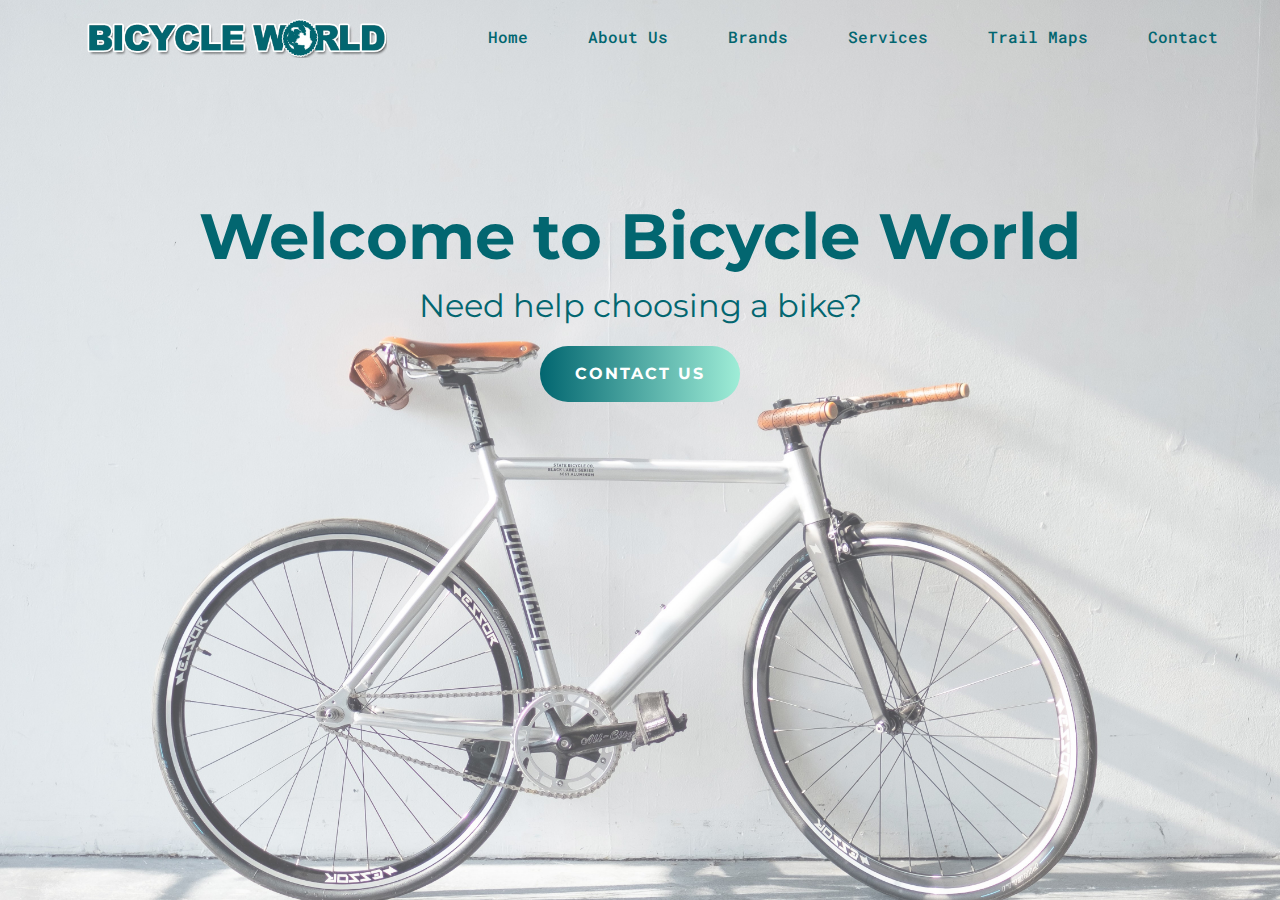
<file: index.html>
<!DOCTYPE html>
<html lang="en">
  <head>
    <meta charset="UTF-8">
    <meta name="viewport" content="width=device-width, initial-scale=1.0">
    <link rel="stylesheet" href="index.css">

     <!-- Bootstrap Import -->
     <link href="https://cdn.jsdelivr.net/npm/bootstrap@5.0.0-beta1/dist/css/bootstrap.min.css" rel="stylesheet">
     <script src="https://cdn.jsdelivr.net/npm/bootstrap@5.0.0-beta1/dist/js/bootstrap.bundle.min.js"></script>
 
     <script src="https://cdn.jsdelivr.net/npm/@popperjs/core@2.5.4/dist/umd/popper.min.js"></script>
     <script src="https://cdn.jsdelivr.net/npm/bootstrap@5.0.0-beta1/dist/js/bootstrap.min.js"></script> 

    <title>Home</title>
  </head>
<body>

<!--Nav Bar-->

  <header>

    <nav class="navbar navbar-expand-lg m-0 p-0 justify-content-center">

      <div class="col-lg-4">
        <a class="d-flex navbar-brand align-items-center justify-content-center" href="index.html">
          <img src="logos/logoGreen.png" width="300" height="40" class="d-inline-block align-top" alt="">
        </a>
      </div>
      
      <div class="d-flex">
        <ul class="navbar-nav">
          <li><a href="index.html">Home</a></li>
          <li><a href="about.html">About Us</a></li>
          <li><a href="brand.html">Brands</a></li>
          <li><a href="service.html">Services</a></li>
          <li><a href="trail.html">Trail Maps</a></li>
          <li><a href="contact.html">Contact</a></li>  
        </ul>
      </div>

    </nav>

    <div class="d-flex flex-column align-items-center justify-content-center mainText">
      <h1 class="text1">Welcome to Bicycle World</h1>
      <p class="text2">Need help choosing a bike?</p>
      <a href="contact.html"><button href="contact.html" class="contactBtn">Contact Us</button></a>
    </div>  

  </header>  

</body>
</html>
</file>
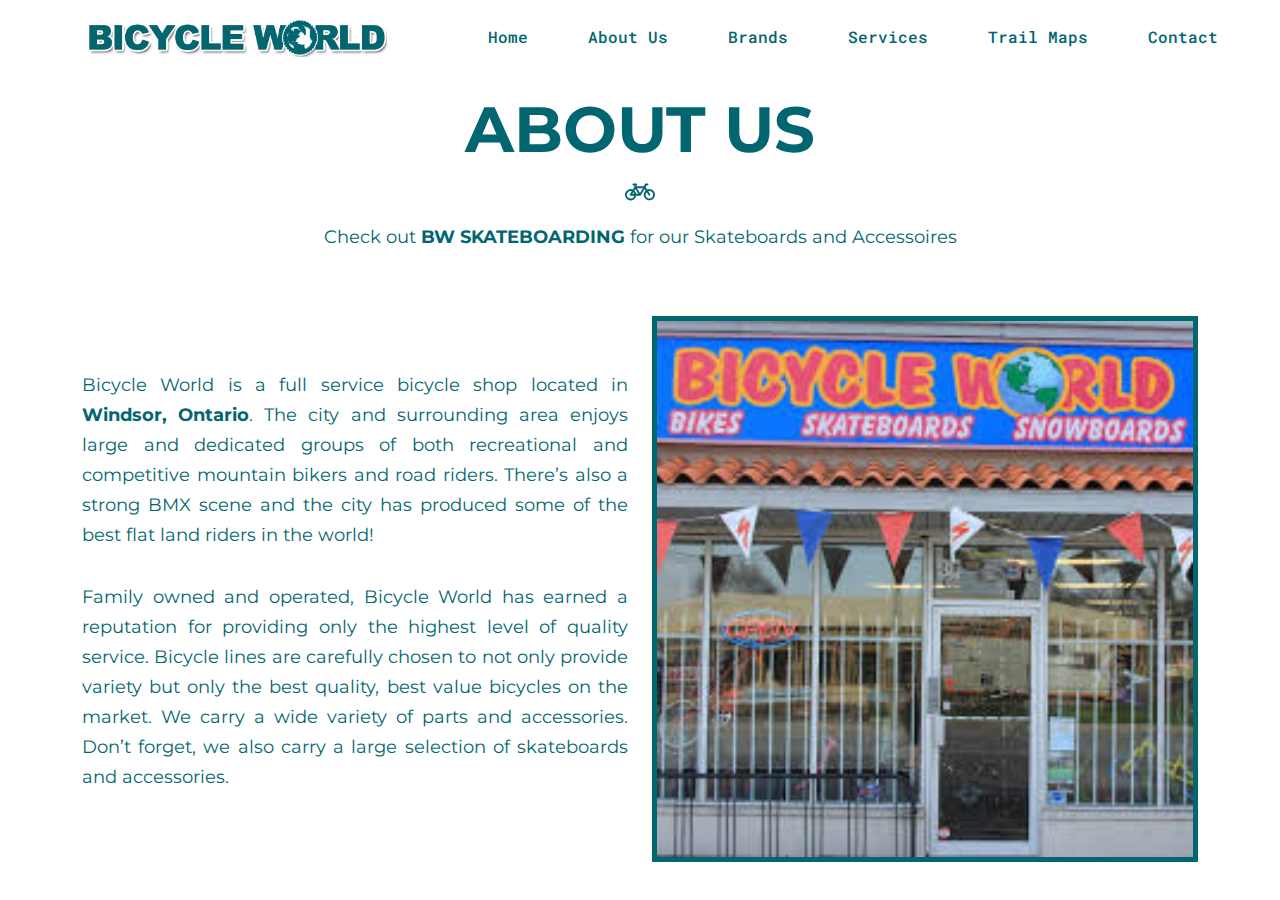
<file: about.html>
<!DOCTYPE html>
<html lang="en">
    <head>
        <meta charset="UTF-8">
        <meta name="viewport" content="width=device-width, initial-scale=1.0">
        <link rel="stylesheet" href="index.css">

        <!-- Bootstrap Import -->
        <link href="https://cdn.jsdelivr.net/npm/bootstrap@5.0.0-beta1/dist/css/bootstrap.min.css" rel="stylesheet">
        <script src="https://cdn.jsdelivr.net/npm/bootstrap@5.0.0-beta1/dist/js/bootstrap.bundle.min.js"></script>
    
        <script src="https://cdn.jsdelivr.net/npm/@popperjs/core@2.5.4/dist/umd/popper.min.js"></script>
        <script src="https://cdn.jsdelivr.net/npm/bootstrap@5.0.0-beta1/dist/js/bootstrap.min.js"></script>
        <title>Home</title>
    </head>
<body>

  <!--Nav Bar-->

  <nav class="navbar navbar-expand-lg m-0 p-0 justify-content-center">
    
    <div class="col-4">
      <a class="d-flex navbar-brand align-items-center justify-content-center" href="index.html">
        <img src="logos/logoGreen.png" width="300" height="40" class="d-inline-block align-top img-fluid alt="">
      </a>
    </div>

    <div class="d-flex">
      <ul class="navbar-nav">
        <li><a href="index.html">Home</a></li>
        <li><a href="about.html">About Us</a></li>
        <li><a href="brand.html">Brands</a></li>
        <li><a href="service.html">Services</a></li>
        <li><a href="trail.html">Trail Maps</a></li>
        <li><a href="contact.html">Contact</a></li>  
      </ul>
    </div>

  </nav>

  <!--About Us-->

  <div class="d-flex pt-3 justify-content-center">
      <h1 class="text1">ABOUT US</h1>
  </div>

  <div class="d-flex justify-content-center">
    <svg xmlns="http://www.w3.org/2000/svg" width="30" height="30" fill="#026670" class="bi bi-bicycle" viewBox="0 0 16 16">
        <path d="M4 4.5a.5.5 0 0 1 .5-.5H6a.5.5 0 0 1 0 1v.5h4.14l.386-1.158A.5.5 0 0 1 11 4h1a.5.5 0 0 1 0 1h-.64l-.311.935.807 1.29a3 3 0 1 1-.848.53l-.508-.812-2.076 3.322A.5.5 0 0 1 8 10.5H5.959a3 3 0 1 1-1.815-3.274L5 5.856V5h-.5a.5.5 0 0 1-.5-.5zm1.5 2.443l-.508.814c.5.444.85 1.054.967 1.743h1.139L5.5 6.943zM8 9.057L9.598 6.5H6.402L8 9.057zM4.937 9.5a1.997 1.997 0 0 0-.487-.877l-.548.877h1.035zM3.603 8.092A2 2 0 1 0 4.937 10.5H3a.5.5 0 0 1-.424-.765l1.027-1.643zm7.947.53a2 2 0 1 0 .848-.53l1.026 1.643a.5.5 0 1 1-.848.53L11.55 8.623z"/>
    </svg>
  </div>  

  <div class="d-flex pt-3 justify-content-center">
    <p class="smallText">Check out <a href="https://www.bicycleworld.ca/bw-skaterboarding/" target="_blank" rel="noopener noreferrer"><span class="bwSkate">BW SKATEBOARDING</span></a> for our Skateboards and Accessoires</p>
  </div>

  <div class="container mt-5">
    <div class="row">

      <div class="d-flex flex-column col-6 pt-0 justify-content-center">
        <p class="smallText">Bicycle World is a full service bicycle shop located in <span style="font-weight: bold;"> Windsor, Ontario</span>. The city and surrounding area enjoys large and dedicated groups of both recreational and competitive mountain bikers and road riders. There’s also a strong BMX scene and the city has produced some of the best flat land riders in the world!</p>
        <p class="smallText1 pt-3">Family owned and operated, Bicycle World has earned a reputation for providing only the highest level of quality service. Bicycle lines are carefully chosen to not only provide variety but only the best quality, best value bicycles on the market. We carry a wide variety of parts and accessories. Don’t forget, we also carry a large selection of skateboards and accessories.</p>
      </div>  

      <div class="d-flex flex-column col-6 justify-content-center">
        <img src="img/store.jpg" class="img-fluid mx-auto aboutPic" alt="" width="550" height="550">
      </div>  

    </div>
  </div>

</body>
</html>
</file>
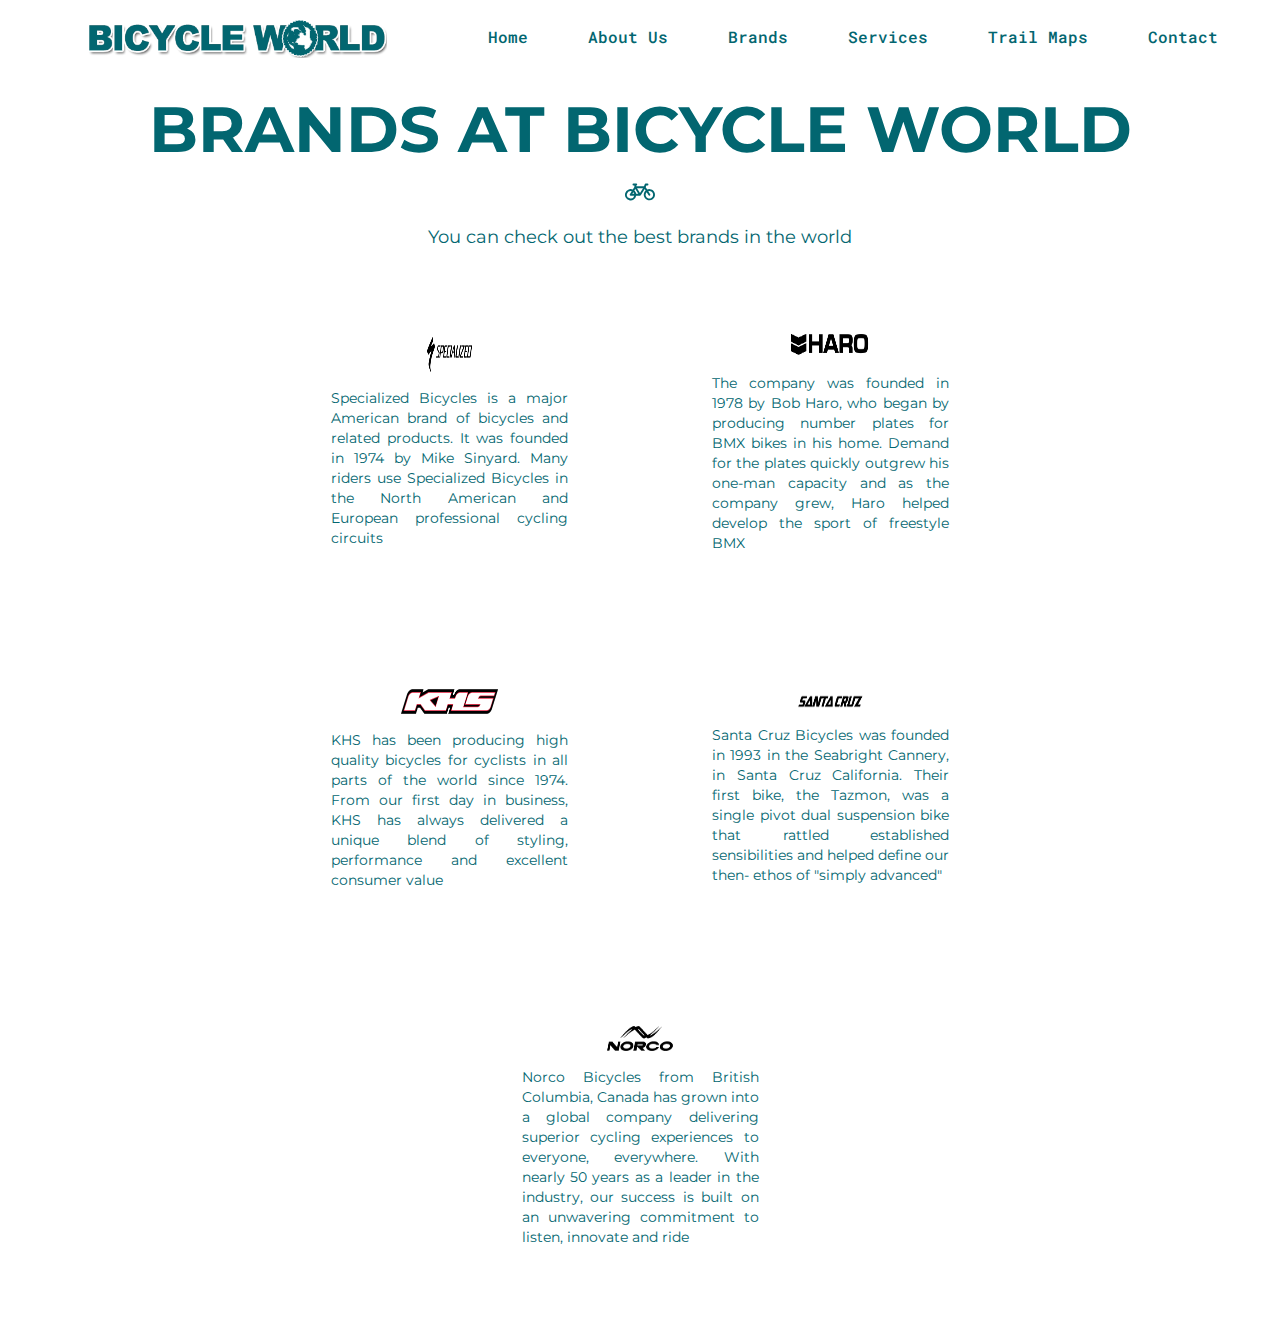
<file: brand.html>
<!DOCTYPE html>
<html lang="en">
    <head>
        <meta charset="UTF-8">
        <meta name="viewport" content="width=device-width, initial-scale=1.0">
        <link rel="stylesheet" href="index.css">

        <!-- Bootstrap Import -->
        <link href="https://cdn.jsdelivr.net/npm/bootstrap@5.0.0-beta1/dist/css/bootstrap.min.css" rel="stylesheet">
        <script src="https://cdn.jsdelivr.net/npm/bootstrap@5.0.0-beta1/dist/js/bootstrap.bundle.min.js"></script>
    
        <script src="https://cdn.jsdelivr.net/npm/@popperjs/core@2.5.4/dist/umd/popper.min.js"></script>
        <script src="https://cdn.jsdelivr.net/npm/bootstrap@5.0.0-beta1/dist/js/bootstrap.min.js"></script>
        <title>Home</title>
    </head>
<body>

  <!--Nav Bar-->

  <nav class="navbar navbar-expand-lg m-0 p-0 justify-content-center">
    
    <div class="col-lg-4">
      <a class="d-flex navbar-brand align-items-center justify-content-center" href="index.html">
        <img src="logos/logoGreen.png" width="300" height="40" class="d-inline-block align-top" alt="">
      </a>
    </div>

    <div class="d-flex">
      <ul class="navbar-nav">
        <li><a href="index.html">Home</a></li>
        <li><a href="about.html">About Us</a></li>
        <li><a href="brand.html">Brands</a></li>
        <li><a href="service.html">Services</a></li>
        <li><a href="trail.html">Trail Maps</a></li>
        <li><a href="contact.html">Contact</a></li>  
      </ul>
    </div>

  </nav>

  <!--Heading & Icon & Small Description-->

  <div class="d-flex pt-3 justify-content-center">
      <h1 class="text1">BRANDS AT BICYCLE WORLD</h1>
  </div>

  <div class="d-flex justify-content-center">
    <svg xmlns="http://www.w3.org/2000/svg" width="30" height="30" fill="#026670" class="bi bi-bicycle" viewBox="0 0 16 16">
        <path d="M4 4.5a.5.5 0 0 1 .5-.5H6a.5.5 0 0 1 0 1v.5h4.14l.386-1.158A.5.5 0 0 1 11 4h1a.5.5 0 0 1 0 1h-.64l-.311.935.807 1.29a3 3 0 1 1-.848.53l-.508-.812-2.076 3.322A.5.5 0 0 1 8 10.5H5.959a3 3 0 1 1-1.815-3.274L5 5.856V5h-.5a.5.5 0 0 1-.5-.5zm1.5 2.443l-.508.814c.5.444.85 1.054.967 1.743h1.139L5.5 6.943zM8 9.057L9.598 6.5H6.402L8 9.057zM4.937 9.5a1.997 1.997 0 0 0-.487-.877l-.548.877h1.035zM3.603 8.092A2 2 0 1 0 4.937 10.5H3a.5.5 0 0 1-.424-.765l1.027-1.643zm7.947.53a2 2 0 1 0 .848-.53l1.026 1.643a.5.5 0 1 1-.848.53L11.55 8.623z"/>
    </svg>
  </div>  

  <div class="d-flex pt-3 justify-content-center">
    <p class="smallText">You can check out the best brands in the world</p>
  </div>

  <!--Brand Info and Logo-->

  <div class="d-flex container justify-content-center">
    <div class="d-flex row justify-content-center">

      <figure class="figure col-3 d-flex flex-column p-3 m-5 align-items-center justify-content-center">
        <a class="d-flex flex-column align-items-center justify-content-center" href="https://www.specialized.com/ca/en" target="_blank"><img src="logos/specialized.png" class="figure-img" height="35px" width="50%" alt=""></a>
        <figcaption class="smallTextforBrands p-2 justify-content-center">
           Specialized Bicycles is a major American brand of bicycles and related products.
           It was founded in 1974 by Mike Sinyard. 
           Many riders use Specialized Bicycles in the North American and European professional cycling circuits</figcaption>
      </figure>

      <figure class="figure col-3 d-flex flex-column p-3 m-5 align-items-center justify-content-center">
        <a class="d-flex flex-column align-items-center justify-content-center" href="https://harobikes.com/" target="_blank"><img src="logos/haro.png" class="figure-img" height="25px" width="50%" alt=""></a>
        <figcaption class="smallTextforBrands p-2 justify-content-center">
          The company was founded in 1978 by Bob Haro, who began by producing number plates for BMX bikes in his home.
          Demand for the plates quickly outgrew his one-man capacity and as the company grew, Haro helped develop the sport of freestyle BMX</figcaption>
      </figure>

      <figure class="figure col-3 d-flex flex-column p-3 m-5 align-items-center justify-content-center">
        <a class="d-flex flex-column align-items-center justify-content-center" href="https://khsbicycles.com/" target="_blank"><img src="logos/khs.png" class="figure-img" height="25px" width="50%" alt=""></a>
        <figcaption class="smallTextforBrands p-2 justify-content-center">
          KHS has been producing high quality bicycles for cyclists in all parts of the world since 1974.
          From our first day in business, KHS has always delivered a unique blend of styling, performance and excellent consumer value</figcaption>
      </figure>

      <figure class="figure col-3 d-flex flex-column p-3 m-5 align-items-center justify-content-center">
        <a class="d-flex flex-column align-items-center justify-content-center" href="https://www.santacruzbicycles.com/en-CA" target="_blank"><img src="logos/santa.png" class="figure-img" height="15x" width="50%" alt=""></a>
        <figcaption class="smallTextforBrands p-2 justify-content-center">Santa Cruz Bicycles was founded in 1993 in the Seabright Cannery, in Santa Cruz California. Their first bike, the Tazmon, was a single pivot dual suspension bike that rattled established sensibilities and helped define our then- ethos of "simply advanced"</figcaption>
      </figure>

      <figure class="figure col-3 d-flex flex-column p-3 m-5 align-items-center justify-content-center">
        <a class="d-flex flex-column align-items-center justify-content-center" href="https://www.norco.com/" target="_blank"><img src="logos/norco.png" class="figure-img" height="25px" width="50%" alt=""></a>
        <figcaption class="smallTextforBrands p-2 justify-content-center">Norco Bicycles from British Columbia, Canada has grown into a global company delivering superior cycling experiences to everyone, everywhere. With nearly 50 years as a leader in the industry, our success is built on an unwavering commitment to listen, innovate and ride</figcaption>
      </figure>

    </div>
  </div>

</body>
</html>
</file>
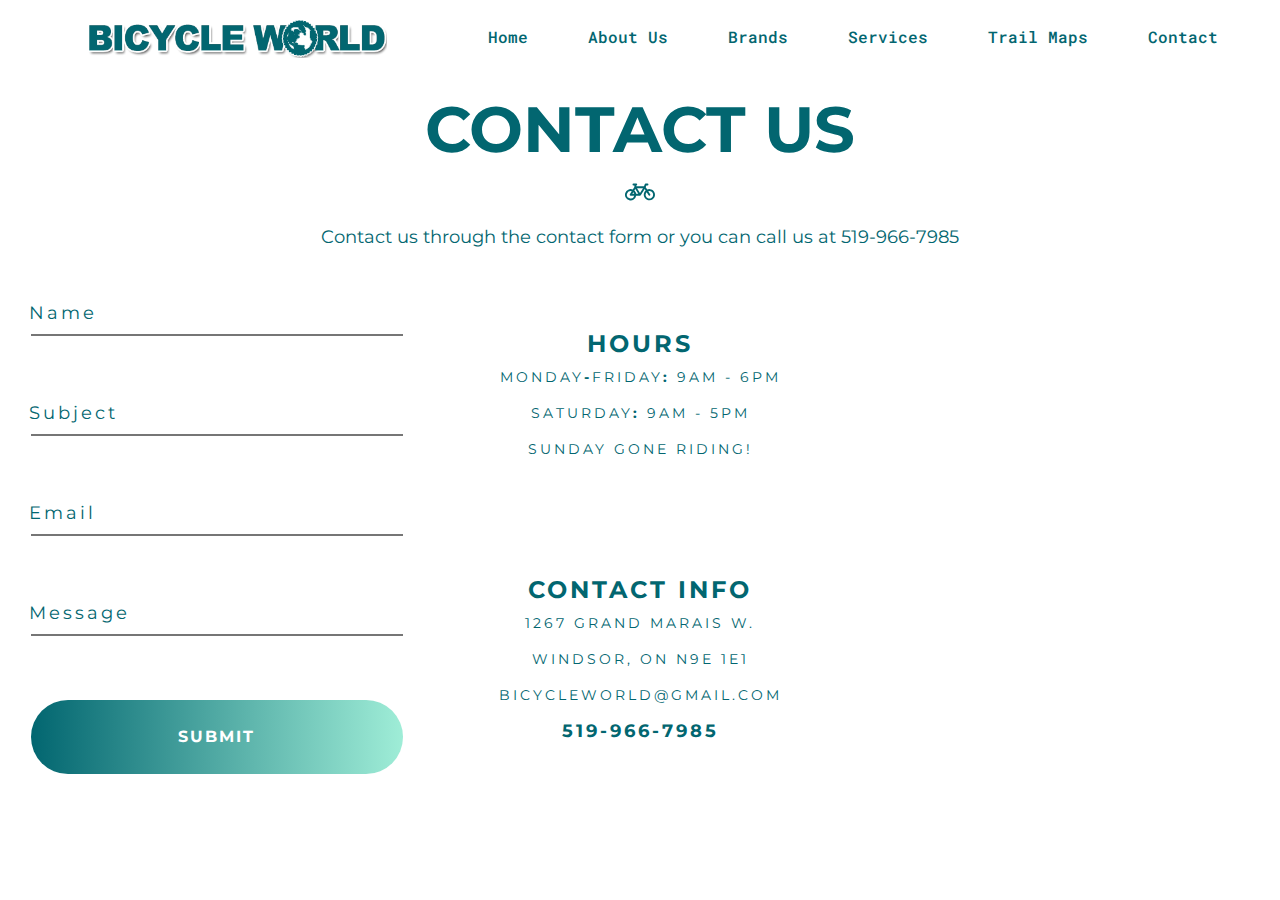
<file: contact.html>
<!DOCTYPE html>
<html lang="en">
    <head>
        <meta charset="UTF-8">
        <meta name="viewport" content="width=device-width, initial-scale=1.0">
        <link rel="stylesheet" href="index.css">

        <!-- Bootstrap Import -->
        <link href="https://cdn.jsdelivr.net/npm/bootstrap@5.0.0-beta1/dist/css/bootstrap.min.css" rel="stylesheet">
        <script src="https://cdn.jsdelivr.net/npm/bootstrap@5.0.0-beta1/dist/js/bootstrap.bundle.min.js"></script>
    
        <script src="https://cdn.jsdelivr.net/npm/@popperjs/core@2.5.4/dist/umd/popper.min.js"></script>
        <script src="https://cdn.jsdelivr.net/npm/bootstrap@5.0.0-beta1/dist/js/bootstrap.min.js"></script>
        <title>Home</title>
    </head>
<body>

  <!--Nav Bar-->

  <nav class="navbar navbar-expand-lg m-0 p-0 justify-content-center">
    
    <div class="col-lg-4">
      <a class="d-flex navbar-brand align-items-center justify-content-center" href="index.html">
        <img src="logos/logoGreen.png" width="300" height="40" class="d-inline-block align-top" alt="">
      </a>
    </div>

    <div class="d-flex">
      <ul class="navbar-nav">
        <li><a href="index.html">Home</a></li>
        <li><a href="about.html">About Us</a></li>
        <li><a href="brand.html">Brands</a></li>
        <li><a href="service.html">Services</a></li>
        <li><a href="trail.html">Trail Maps</a></li>
        <li><a href="contact.html">Contact</a></li>  
      </ul>
    </div>

  </nav>

  <!--Heading & Icon & Small Description-->

  <div class="d-flex pt-3 justify-content-center">
      <h1 class="text1">CONTACT US</h1>
  </div>

  <div class="d-flex justify-content-center">
    <svg xmlns="http://www.w3.org/2000/svg" width="30" height="30" fill="#026670" class="bi bi-bicycle" viewBox="0 0 16 16">
        <path d="M4 4.5a.5.5 0 0 1 .5-.5H6a.5.5 0 0 1 0 1v.5h4.14l.386-1.158A.5.5 0 0 1 11 4h1a.5.5 0 0 1 0 1h-.64l-.311.935.807 1.29a3 3 0 1 1-.848.53l-.508-.812-2.076 3.322A.5.5 0 0 1 8 10.5H5.959a3 3 0 1 1-1.815-3.274L5 5.856V5h-.5a.5.5 0 0 1-.5-.5zm1.5 2.443l-.508.814c.5.444.85 1.054.967 1.743h1.139L5.5 6.943zM8 9.057L9.598 6.5H6.402L8 9.057zM4.937 9.5a1.997 1.997 0 0 0-.487-.877l-.548.877h1.035zM3.603 8.092A2 2 0 1 0 4.937 10.5H3a.5.5 0 0 1-.424-.765l1.027-1.643zm7.947.53a2 2 0 1 0 .848-.53l1.026 1.643a.5.5 0 1 1-.848.53L11.55 8.623z"/>
    </svg>
  </div>  

  <div class="d-flex pt-3 justify-content-center">
    <p class="smallText">Contact us through the contact form or you can call us at 519-966-7985</p>
  </div>

   <!-- Contact From -->

   <div class="contactForm">

    <div class="d-flex container justify-content-center">
      <form class="col-lg-4" action="contact.php" method="POST">

        <div class="contact-form row">
          <div class="form-field">
            <input id="name" class="input-text" type="text" name="name" required>
            <label for="name" class="label">name</label>
          </div>
        </div>

        <div class="contact-form row">
          <div class="form-field">
            <input id="subject" class="input-text" type="text" name="subject" required>
            <label for="subject" class="label">subject</label>
          </div>
        </div>

        <div class="contact-form row">
          <div class="form-field">
            <input id="email" class="input-text" type="email" name="email" required>
            <label for="email" class="label">email</label>
          </div>
        </div>

        <div class="contact-form row">       
          <div class="form-field">
            <input id="message" class="input-text" type="text" name="message" required>
            <label for="message" class="label">message</label>
          </div>
        </div>

        <div class="contact-form row">
          <div class="d-flex form-field justify-content-center">
            <input class="submit" type="submit" value="submit" name="submit">
          </div>
        </div>

      </form>

      <div class="d-flex flex-column p-5 me-5 ms-5 ml-5 justify-content-center">
        
        <div class="hours d-flex flex-column align-items-center justify-content-center">
          <h1 class="heading d-flex flex-column align-items-center">HOURS</h1>
          <p class="smallTextforBrands">Monday<b>-</b>Friday<b>:</b> 9am - 6pm</p>
          <p class="smallTextforBrands">Saturday<b>:</b> 9am - 5pm</p>
          <p class="smallTextforBrands">Sunday Gone Riding!</p>
        </div>

        <div class="contactInfo d-flex flex-column align-items-center">
          <h1 class="heading d-flex flex-column align-items-center justify-content-center">CONTACT INFO</h1>
          <p class="smallTextforBrands">1267 Grand Marais W.</p>
          <p class="smallTextforBrands">Windsor, ON N9E 1E1</p>
          <p class="smallTextforBrands">bicycleworld@gmail.com</p>
          <p class="smallTextforBrandsPhone">519-966-7985</p>
        </div>

      </div>

      <div class="storeMap col-lg-4 d-flex flex-column align-items-center justify-content-center">
        <iframe src="https://www.google.com/maps/embed?pb=!1m18!1m12!1m3!1d11809.858767795806!2d-83.03395113022461!3d42.26860290000002!2m3!1f0!2f0!3f0!3m2!1i1024!2i768!4f13.1!3m3!1m2!1s0x883b2c25631f9b19%3A0x22427a0ea944da!2sBicycle%20World!5e0!3m2!1sen!2sca!4v1609486698579!5m2!1sen!2sca" width="400" height="550" frameborder="0" style="border:0;" allowfullscreen="" aria-hidden="false" tabindex="0"></src=>" width="250" height="200" frameborder="0" style="border:0;" allowfullscreen="" aria-hidden="false" tabindex="0"></iframe>
      </div>  


    </div>
  </div>

</body>
</html>
</file>
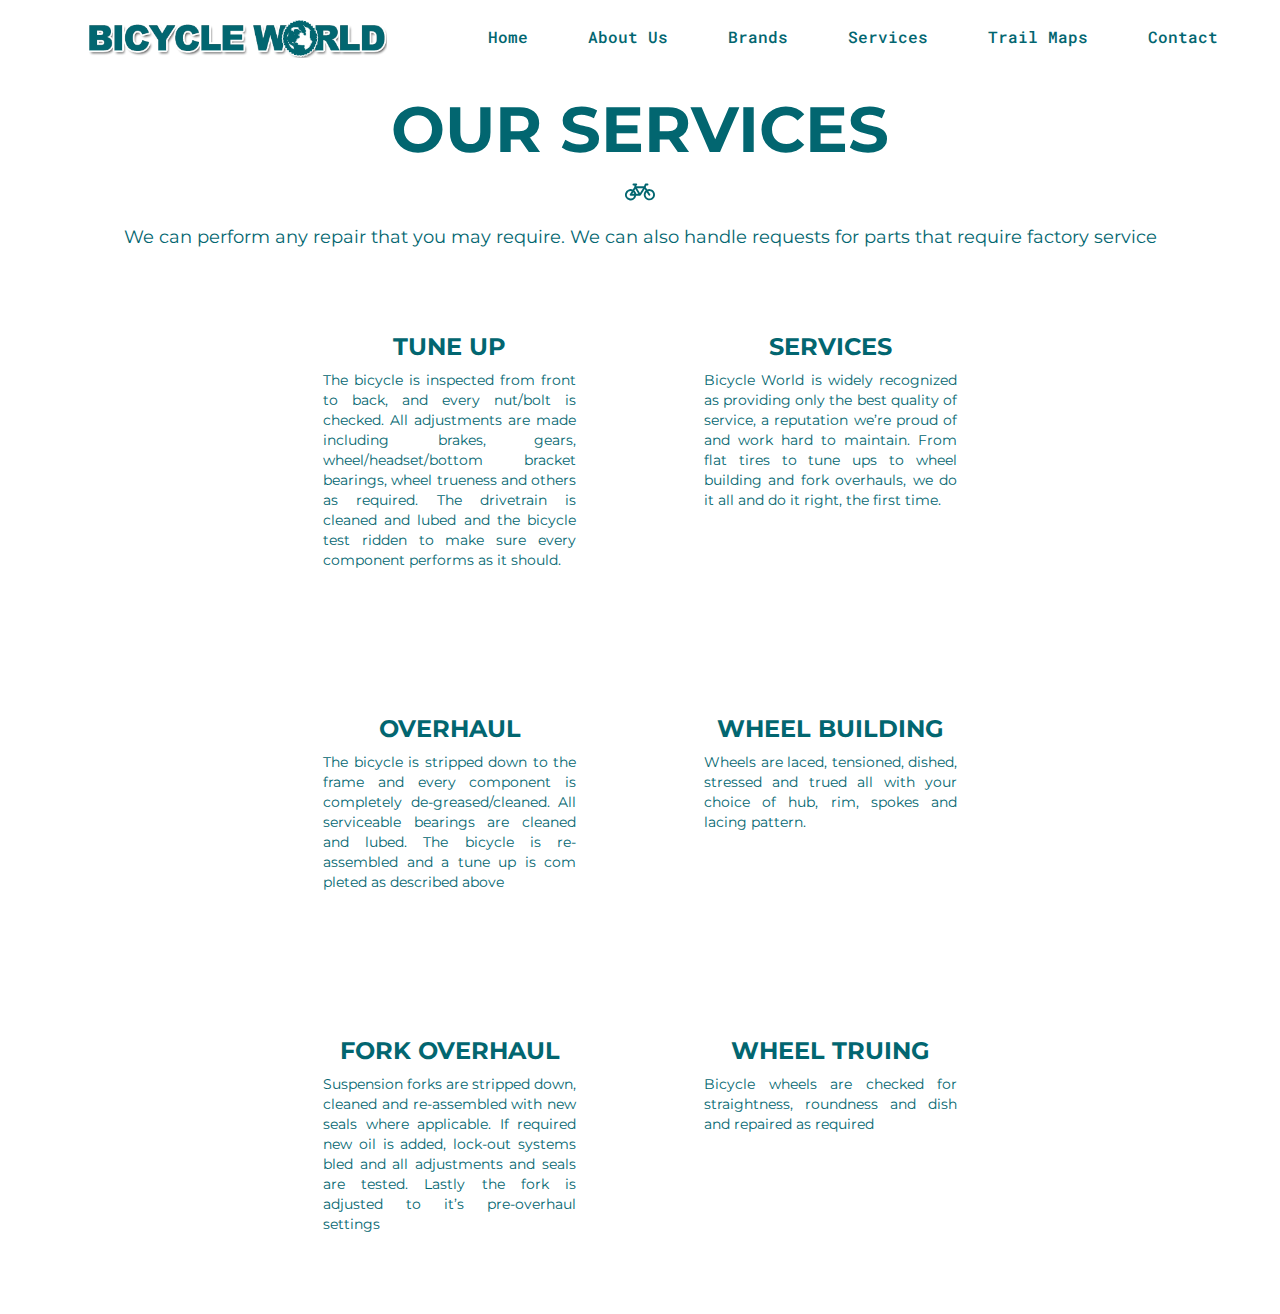
<file: service.html>
<!DOCTYPE html>
<html lang="en">
    <head>
        <meta charset="UTF-8">
        <meta name="viewport" content="width=device-width, initial-scale=1.0">
        <link rel="stylesheet" href="index.css">

        <!-- Bootstrap Import -->
        <link href="https://cdn.jsdelivr.net/npm/bootstrap@5.0.0-beta1/dist/css/bootstrap.min.css" rel="stylesheet">
        <script src="https://cdn.jsdelivr.net/npm/bootstrap@5.0.0-beta1/dist/js/bootstrap.bundle.min.js"></script>
    
        <script src="https://cdn.jsdelivr.net/npm/@popperjs/core@2.5.4/dist/umd/popper.min.js"></script>
        <script src="https://cdn.jsdelivr.net/npm/bootstrap@5.0.0-beta1/dist/js/bootstrap.min.js"></script>
        <title>Home</title>
    </head>
<body>

  <!--Nav Bar-->

  <nav class="navbar navbar-expand-lg m-0 p-0 justify-content-center">
    
    <div class="col-lg-4">
      <a class="d-flex navbar-brand align-items-center justify-content-center" href="index.html">
        <img src="logos/logoGreen.png" width="300" height="40" class="d-inline-block align-top" alt="">
      </a>
    </div>

    <div class="d-flex">
      <ul class="navbar-nav">
        <li><a href="index.html">Home</a></li>
        <li><a href="about.html">About Us</a></li>
        <li><a href="brand.html">Brands</a></li>
        <li><a href="service.html">Services</a></li>
        <li><a href="trail.html">Trail Maps</a></li>
        <li><a href="contact.html">Contact</a></li>  
      </ul>
    </div>

  </nav>

  <!--Heading & Icon & Small Description-->

  <div class="d-flex pt-3 justify-content-center">
      <h1 class="text1">OUR SERVICES</h1>
  </div>

  <div class="d-flex justify-content-center">
    <svg xmlns="http://www.w3.org/2000/svg" width="30" height="30" fill="#026670" class="bi bi-bicycle" viewBox="0 0 16 16">
        <path d="M4 4.5a.5.5 0 0 1 .5-.5H6a.5.5 0 0 1 0 1v.5h4.14l.386-1.158A.5.5 0 0 1 11 4h1a.5.5 0 0 1 0 1h-.64l-.311.935.807 1.29a3 3 0 1 1-.848.53l-.508-.812-2.076 3.322A.5.5 0 0 1 8 10.5H5.959a3 3 0 1 1-1.815-3.274L5 5.856V5h-.5a.5.5 0 0 1-.5-.5zm1.5 2.443l-.508.814c.5.444.85 1.054.967 1.743h1.139L5.5 6.943zM8 9.057L9.598 6.5H6.402L8 9.057zM4.937 9.5a1.997 1.997 0 0 0-.487-.877l-.548.877h1.035zM3.603 8.092A2 2 0 1 0 4.937 10.5H3a.5.5 0 0 1-.424-.765l1.027-1.643zm7.947.53a2 2 0 1 0 .848-.53l1.026 1.643a.5.5 0 1 1-.848.53L11.55 8.623z"/>
    </svg>
  </div>  

  <div class="d-flex pt-3 justify-content-center">
    <p class="smallText">We can perform any repair that you may require. We can also handle requests for parts that require factory service</p>
  </div>

  <!--New Stuff-->

  <div class="d-flex container justify-content-center">
    <div class="d-flex row justify-content-center">

      <div class="col-3 d-flex flex-column p-3 m-5 align-items-center">
        <h1 class="heading">TUNE UP</h1>
        <p class="smallTextforBrands"> 
            The bicycle is inspected from front to back, and every nut/bolt is checked. 
            All adjustments are made including brakes, gears, wheel/headset/bottom bracket 
            bearings, wheel trueness and others as required. The drivetrain is cleaned and 
            lubed and the bicycle test ridden to make sure every component performs as it should.</p>
      </div>

      <div class="col-3 d-flex flex-column p-3 m-5 align-items-center">
        <h1 class="heading">SERVICES</h1>
        <p class="smallTextforBrands"> 
          Bicycle World is widely recognized as providing only the best quality of service, 
          a reputation we’re proud of and work hard to maintain. From flat tires to tune ups 
          to wheel building and fork overhauls, we do it all and do it right, the first time.</p>
      </div>

      <div class="col-3 d-flex flex-column p-3 m-5 align-items-center">
        <h1 class="heading">OVERHAUL</h1>
        <p class="smallTextforBrands"> 
          The bicycle is stripped down to the frame and every component is completely de-greased/cleaned.
           All serviceable bearings are cleaned and lubed. The bicycle is re-assembled and a tune up is 
           com pleted as described above</p>
      </div>

      <div class="col-3 d-flex flex-column p-3 m-5 align-items-center">
        <h1 class="heading">WHEEL BUILDING</h1>
        <p class="smallTextforBrands"> 
          Wheels are laced, tensioned, dished, stressed and trued all with your choice of hub, rim, 
          spokes and lacing pattern.</p>
      </div>

      <div class="col-3 d-flex flex-column p-3 m-5 align-items-center">
        <h1 class="heading">FORK OVERHAUL</h1>
        <p class="smallTextforBrands"> 
          Suspension forks are stripped down, cleaned and re-assembled with new seals where applicable.
          If required new oil is added, lock-out systems bled and all adjustments and seals are tested. 
          Lastly the fork is adjusted to it’s pre-overhaul settings</p>
      </div>

      <div class="col-3 d-flex flex-column p-3 m-5 align-items-center">
        <h1 class="heading">WHEEL TRUING</h1>
        <p class="smallTextforBrands"> 
          Bicycle wheels are checked for straightness, roundness and dish and repaired as required</p>
      </div>

    </div>
  </div>

</body>
</html>
</file>
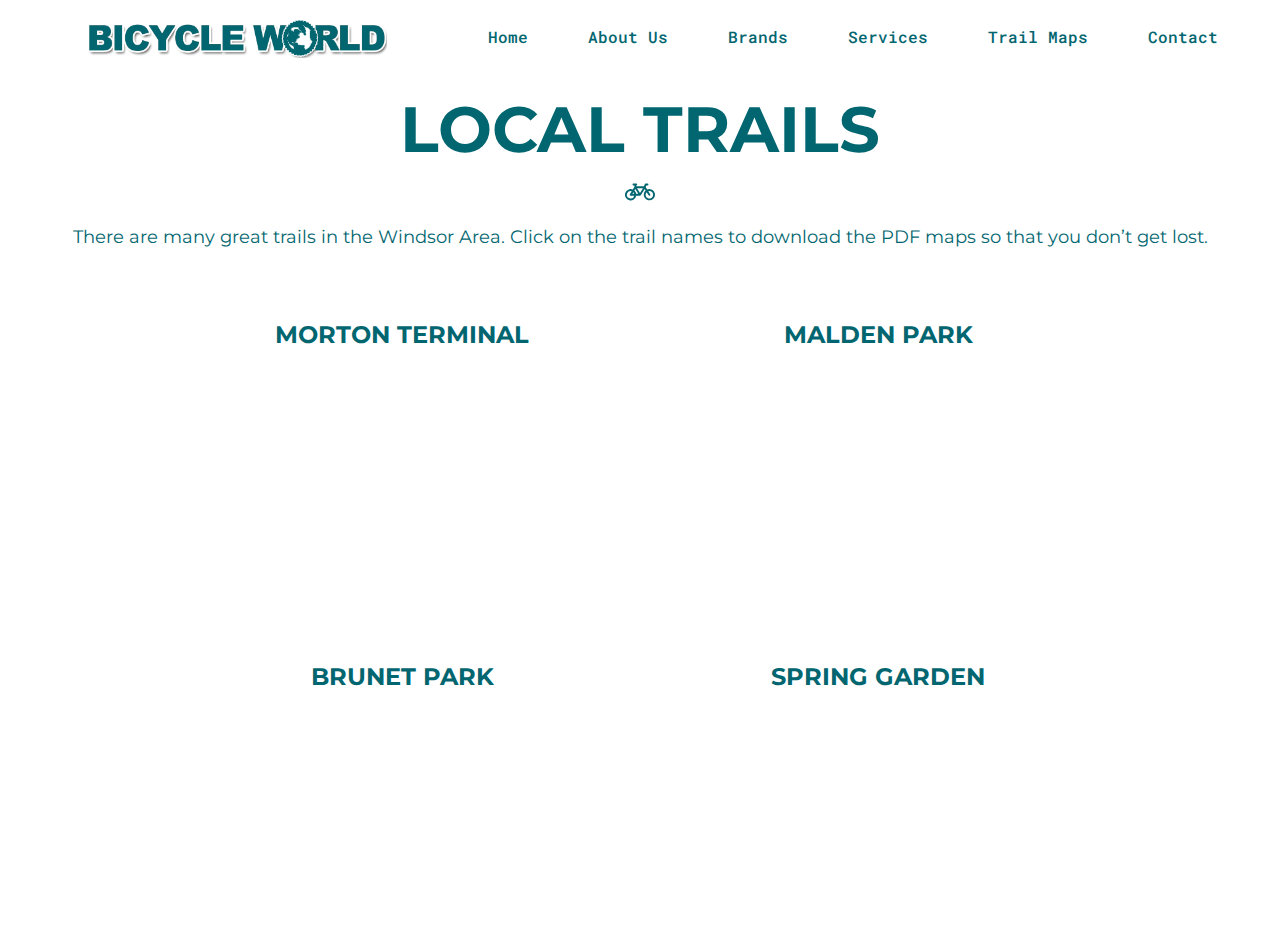
<file: trail.html>
<!DOCTYPE html>
<html lang="en">
    <head>
        <meta charset="UTF-8">
        <meta name="viewport" content="width=device-width, initial-scale=1.0">
        <link rel="stylesheet" href="index.css">

        <!-- Bootstrap Import -->
        <link href="https://cdn.jsdelivr.net/npm/bootstrap@5.0.0-beta1/dist/css/bootstrap.min.css" rel="stylesheet">
        <script src="https://cdn.jsdelivr.net/npm/bootstrap@5.0.0-beta1/dist/js/bootstrap.bundle.min.js"></script>
    
        <script src="https://cdn.jsdelivr.net/npm/@popperjs/core@2.5.4/dist/umd/popper.min.js"></script>
        <script src="https://cdn.jsdelivr.net/npm/bootstrap@5.0.0-beta1/dist/js/bootstrap.min.js"></script>
        <title>Home</title>
    </head>
<body>

  <!--Nav Bar-->

  <nav class="navbar navbar-expand-lg m-0 p-0 justify-content-center">
    
    <div class="col-lg-4">
      <a class="d-flex navbar-brand align-items-center justify-content-center" href="index.html">
        <img src="logos/logoGreen.png" width="300" height="40" class="d-inline-block align-top" alt="">
      </a>
    </div>

    <div class="d-flex">
      <ul class="navbar-nav">
        <li><a href="index.html">Home</a></li>
        <li><a href="about.html">About Us</a></li>
        <li><a href="brand.html">Brands</a></li>
        <li><a href="service.html">Services</a></li>
        <li><a href="trail.html">Trail Maps</a></li>
        <li><a href="contact.html">Contact</a></li>  
      </ul>
    </div>

  </nav>

  <!--Heading & Icon & Small Description-->

  <div class="d-flex pt-3 justify-content-center">
      <h1 class="text1">LOCAL TRAILS</h1>
  </div>

  <div class="d-flex justify-content-center">
    <svg xmlns="http://www.w3.org/2000/svg" width="30" height="30" fill="#026670" class="bi bi-bicycle" viewBox="0 0 16 16">
        <path d="M4 4.5a.5.5 0 0 1 .5-.5H6a.5.5 0 0 1 0 1v.5h4.14l.386-1.158A.5.5 0 0 1 11 4h1a.5.5 0 0 1 0 1h-.64l-.311.935.807 1.29a3 3 0 1 1-.848.53l-.508-.812-2.076 3.322A.5.5 0 0 1 8 10.5H5.959a3 3 0 1 1-1.815-3.274L5 5.856V5h-.5a.5.5 0 0 1-.5-.5zm1.5 2.443l-.508.814c.5.444.85 1.054.967 1.743h1.139L5.5 6.943zM8 9.057L9.598 6.5H6.402L8 9.057zM4.937 9.5a1.997 1.997 0 0 0-.487-.877l-.548.877h1.035zM3.603 8.092A2 2 0 1 0 4.937 10.5H3a.5.5 0 0 1-.424-.765l1.027-1.643zm7.947.53a2 2 0 1 0 .848-.53l1.026 1.643a.5.5 0 1 1-.848.53L11.55 8.623z"/>
    </svg>
  </div>  

  <div class="d-flex pt-3 justify-content-center">
    <p class="smallText">There are many great trails in the Windsor Area. Click on the trail names to download the PDF maps so that you don’t get lost.</p>
  </div>

  <!--New Stuff-->

  <div class="d-flex container justify-content-center">
    <div class="d-flex row justify-content-center">

      <div class="col-lg-4 d-flex flex-column p-1 m-5 align-items-center justify-content-center">
        <h1 class="headingTrail d-flex flex-column align-items-center justify-content-center"><a class="headingTrailPDF" href="maps/morton.pdf" target="_blank">MORTON TERMINAL</a></h1>
        <iframe src="https://www.google.com/maps/embed?pb=!1m18!1m12!1m3!1d158771.0497404341!2d-81.91007932815741!3d42.31731206920515!2m3!1f0!2f0!3f0!3m2!1i1024!2i768!4f13.1!3m3!1m2!1s0x882fde4a80a38ebd%3A0x75d2dec1bbb3fdab!2sBlack%20Oak%20Trail!5e0!3m2!1sen!2sca!4v1609127029136!5m2!1sen!2sca" width="250" height="200" frameborder="0" style="border:0;" allowfullscreen="" aria-hidden="false" tabindex="0"></iframe>
      </div>

      <div class="col-lg-4 d-flex flex-column p-1 m-5 align-items-center justify-content-center">
        <h1 class="headingTrail d-flex flex-column align-items-center justify-content-center"><a class="headingTrailPDF" href="maps/malden.pdf" target="_blank">MALDEN PARK</a></h1>
        <iframe src="https://www.google.com/maps/embed?pb=!1m18!1m12!1m3!1d2952.118624968051!2d-83.06146168454634!3d42.27599107919263!2m3!1f0!2f0!3f0!3m2!1i1024!2i768!4f13.1!3m3!1m2!1s0x883b2de9b9aff6e5%3A0x5873bc0828063594!2sMalden%20Park!5e0!3m2!1sen!2sca!4v1609127348031!5m2!1sen!2sca" width="250" height="200" frameborder="0" style="border:0;" allowfullscreen="" aria-hidden="false" tabindex="0"></iframe>      </div>

      <div class="col-lg-4 d-flex flex-column p-1 m-5 align-items-center justify-content-center">
        <h1 class="headingTrail d-flex flex-column align-items-center justify-content-center"><a class="headingTrailPDF" href="maps/brunette.pdf" target="_blank">BRUNET PARK</a></h1>
        <iframe src="https://www.google.com/maps/embed?pb=!1m18!1m12!1m3!1d2953.7771004036967!2d-83.04671698454746!3d42.240574779195214!2m3!1f0!2f0!3f0!3m2!1i1024!2i768!4f13.1!3m3!1m2!1s0x883b2e5d0c3a283b%3A0x211ab3e9cbc024ad!2sBrunet%20Park!5e0!3m2!1sen!2sca!4v1609127383934!5m2!1sen!2sca" width="250" height="200" frameborder="0" style="border:0;" allowfullscreen="" aria-hidden="false" tabindex="0"></iframe>      </div>

      <div class="col-lg-4 d-flex flex-column p-1 m-5 align-items-center justify-content-center">
        <h1 class="headingTrail d-flex flex-column align-items-center justify-content-center"><a class="headingTrailPDF" href="maps/spring.pdf" target="_blank">SPRING GARDEN</h1></a>
        <iframe src="https://www.google.com/maps/embed?pb=!1m18!1m12!1m3!1d2950.3270845496995!2d-83.06378631813585!3d42.31422191201542!2m3!1f0!2f0!3f0!3m2!1i1024!2i768!4f13.1!3m3!1m2!1s0x883b2d6dd3145ded%3A0x5b945548dbb6acbd!2sRiverfront%20Trail!5e0!3m2!1sen!2sca!4v1609127456246!5m2!1sen!2sca" width="250" height="200" frameborder="0" style="border:0;" allowfullscreen="" aria-hidden="false" tabindex="0"></iframe>      </div>

    </div>
  </div>

</body>
</html>
</file>
<file: index.css>
@import url('https://fonts.googleapis.com/css2?family=Montserrat:wght@500&display=swap');
@import url('https://fonts.googleapis.com/css2?family=Roboto+Mono:wght@500&display=swap');
@import url('https://fonts.googleapis.com/css2?family=Montserrat:wght@300;400;500;600;700;800&display=swap');

* {
  box-sizing: border-box;
  margin: 0;
  padding: 0;
}

html, body {
  height: 100%
}

.navbar-nav a, .overlay__content a {
  font-family: "Roboto Mono";
  font-weight: 500;
  color: #026670;
  text-decoration: none;
}

.navbar-nav li {
  padding: 25px 30px;
}

.navbar-nav li a {
  transition: color 0.3s ease 0s;
}

.navbar-nav li a:hover {
  color: #9fedd7;
}

header {
  background-image: url("img/b1.jpg");
  height:100vh;
  background-position: center;
  background-repeat: no-repeat;
  background-size: cover;
}

.mainText {
  height: 50vh;
}

.text1 {
  font-family: 'Montserrat', sans-serif;  font-weight: bold;
  font-size: 400%;
  color: #026670;

  /* background-image: linear-gradient(45deg, #026670 80%, #9fedd7);
  background-size: 100%;
  -webkit-background-clip: text;
  -moz-background-clip: text;
  -webkit-text-fill-color: transparent; 
  -moz-text-fill-color: transparent; */
}

.text2 {
  font-family: 'Montserrat', sans-serif;  font-size: 200%;
  color: #026670;

  /* background-image: linear-gradient(45deg, #026670, #9fedd7);
  background-size: 100%;
  -webkit-background-clip: text;
  -moz-background-clip: text;
  -webkit-text-fill-color: transparent; 
  -moz-text-fill-color: transparent; */
}

.aboutPic {
  border: 5px solid #026670;
}

.contactBtn {
  font-family: 'Montserrat', sans-serif;
  display: inline-block;
  color: #ffffff;
  text-transform: uppercase;
  letter-spacing: 2px;
  font-size: 16px;
  padding: 16px 16px;
  border-radius: 100px;
  border: none;
  width: 200px;
  cursor: pointer;
  font-weight: bold;
  background-image: linear-gradient(to right, #026670, #9fedd7);
  transition: background-image 0.5s;
}

.contactBtn:hover {
  background-image: linear-gradient(to right, #fce181, #fef9c7);
  background-position: right center;
  color: #000000;
  transition: 0.5s;
}

.smallText {
  font-family: 'Montserrat', sans-serif;  text-align: justify;
  font-size: large;
  color: #026670;
  line-height: 30px;
}

.smallText a {
  text-decoration: none;
}

.bwSkate {
  font-weight: bold;
  color: #026670;
}

.bwSkate:hover {
  text-decoration: underline;
  font-weight: bold;
  color: #026670;
}

.smallText1 {
  font-family: 'Montserrat', sans-serif;  text-align: justify;
  font-size: large;
  color: #026670;
  line-height: 30px;
}

.smallTextforBrands {
  font-family: 'Montserrat', sans-serif;  text-align: justify;
  font-size: 14px;
  color: #026670;
  line-height: 20px;
}

.smallTextforBrandsPhone {
  font-family: 'Montserrat', sans-serif;  text-align: justify;
  font-size: 18px;
  color: #026670;
  line-height: 20px;
  font-weight: bolder;
}

.heading {
  font-family: 'Montserrat', sans-serif;
  text-align: justify;
  font-size: x-large;
  font-weight: bolder;
  color: #026670;
  line-height: 30px;
}

.headingTrail {
  font-family: 'Montserrat', sans-serif;
  text-align: justify;
  font-size: x-large;
  font-weight: bolder;
  line-height: 30px;
}

.headingTrail a {
  color: #026670;
  text-decoration: none;
}

.headingTrailPDF:hover {
  text-decoration: underline;
  color: #026670;
}

/*Contact Form*/

.contactForm {
  font-family: 'Montserrat', sans-serif;
  text-transform: uppercase;
  letter-spacing: 3px;
  font-size: 3em;
  line-height: 58px;
  color: #026670;
}

.contact-form .form-field {
  position: relative;
  margin: 32px 0;
  background: transparent;
}

.contact-form .input-text {
  display: block;
  width: 100%;
  height: 36px;
  border-width: 0 0 2px 0;
  color: #026670;
  font-family: 'Montserrat', sans-serif;
  font-size: 18px;
  line-height: 26px;
  font-weight: 400;
  background: transparent;
}

.contact-form .input-text:focus + .label,
.contact-form .input-text .not-empty + .label,
.contact-form .input-text:valid + .label {
  transform: translateY(-24px);
}

.contact-form .input-text:focus {
  outline: none;
}

.contact-form .label {
  position: absolute;
  left: 10px;
  bottom: 10px;
  font-family: 'Montserrat', sans-serif;
  font-size: 18px;
  line-height: 26px;
  font-weight: 400;
  color: #026670;
  cursor: text;
  text-transform: capitalize;
  transition: transform 0.2s ease-in-out;
  background: transparent;
}

.contact-form .submit {
  font-family: 'Montserrat', sans-serif;
  display: inline-block;
  color: #ffffff;
  text-transform: uppercase;
  letter-spacing: 2px;
  font-size: 16px;
  padding: 8px 16px;
  border: none;
  width: 1000px;
  cursor: pointer;
  font-weight: bold;
  background-image: linear-gradient(to right, #026670, #9fedd7);
  transition: background-image 0.5s;
  border-radius: 100px;
}

.contact-form .submit:hover {
  background-image: linear-gradient(to right, #fce181, #fef9c7);
  background-position: right center;
  color: black;
  transition: 0.5s;
}

.contactInfo {
  padding-top: 100px;
}
</file>
